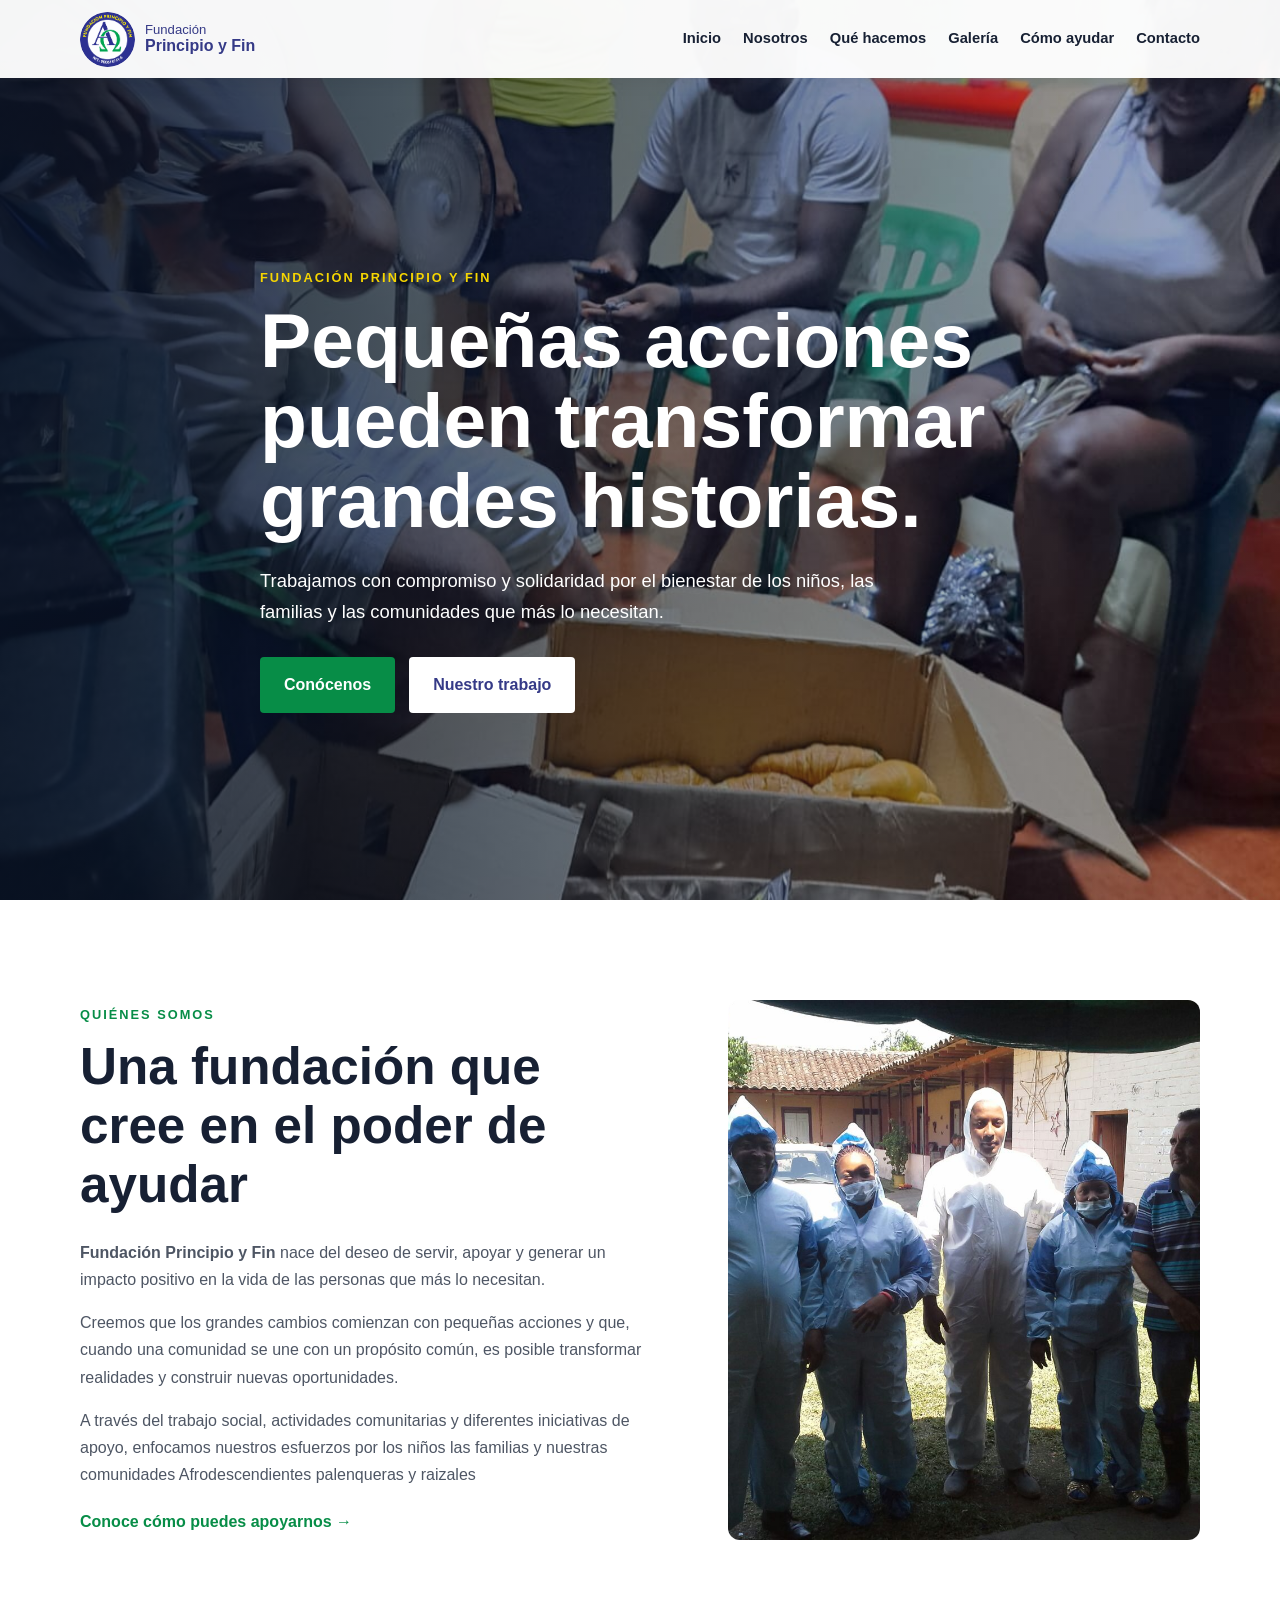
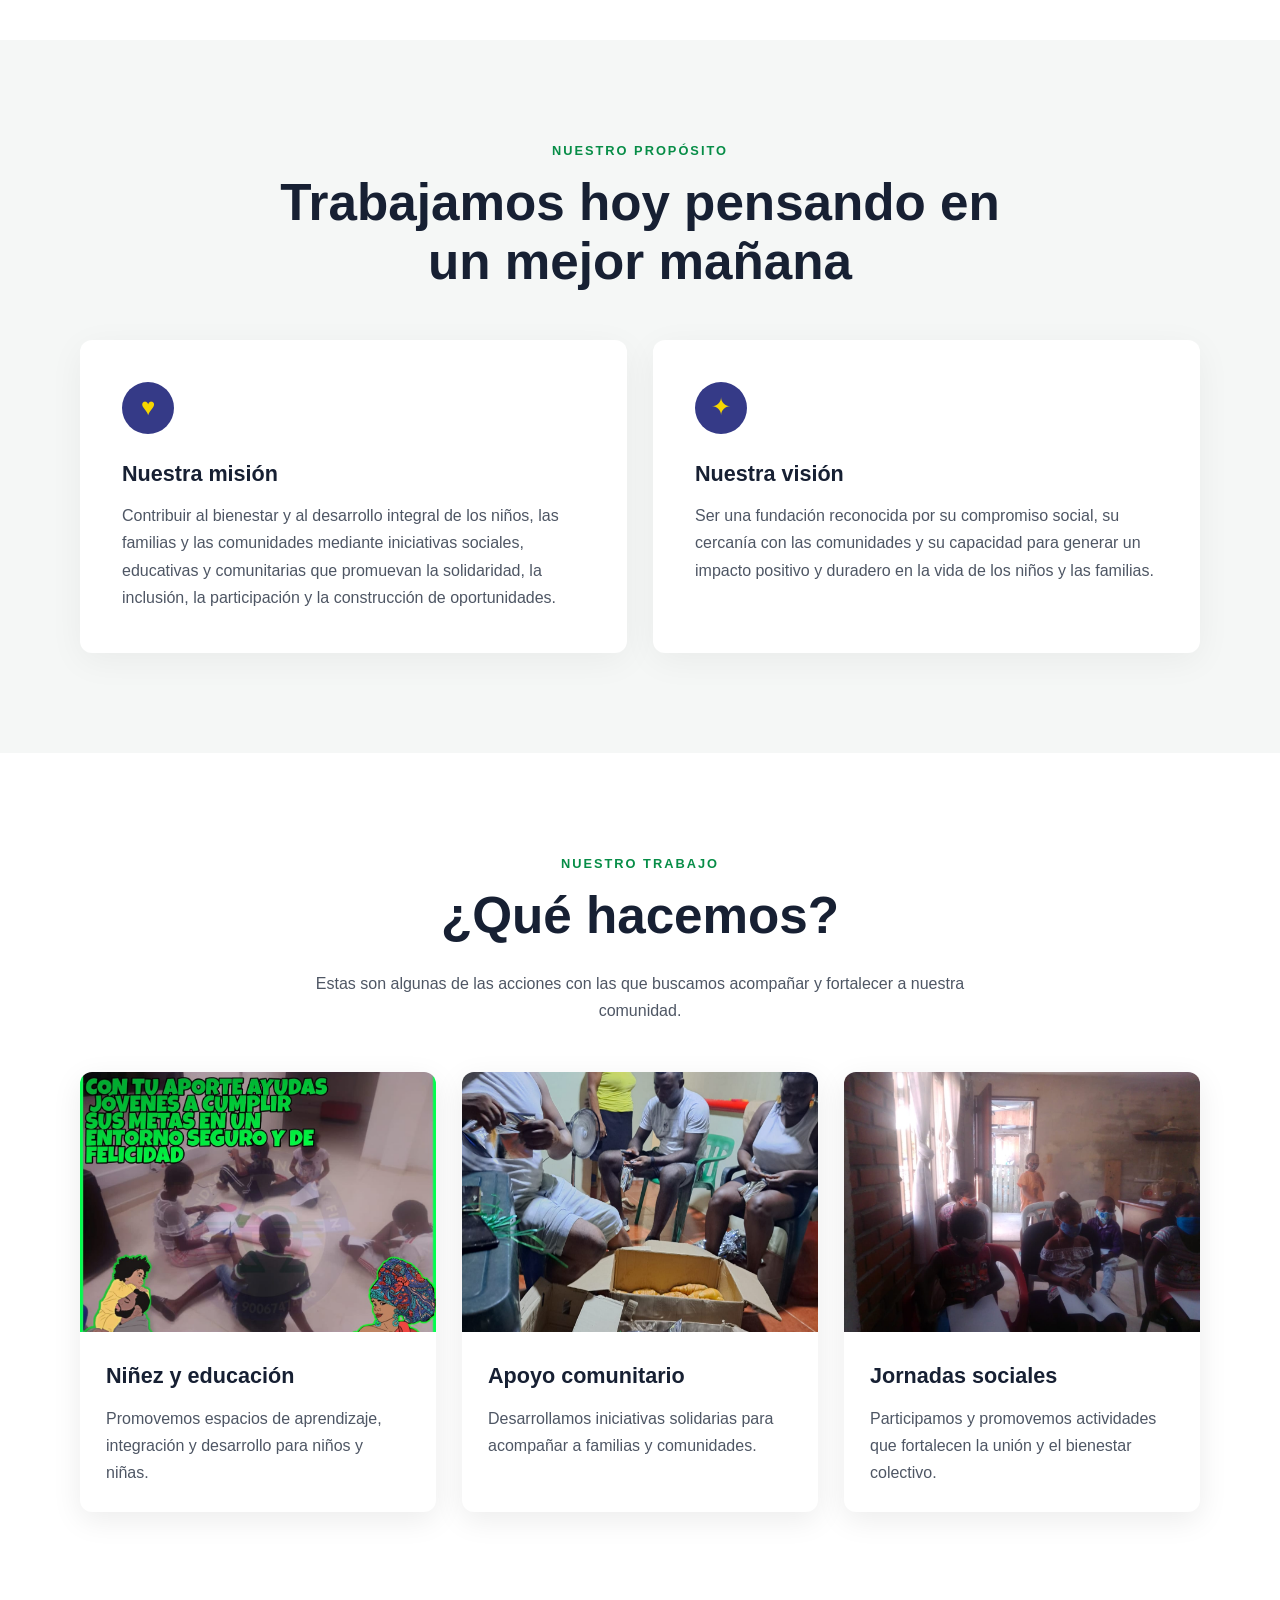
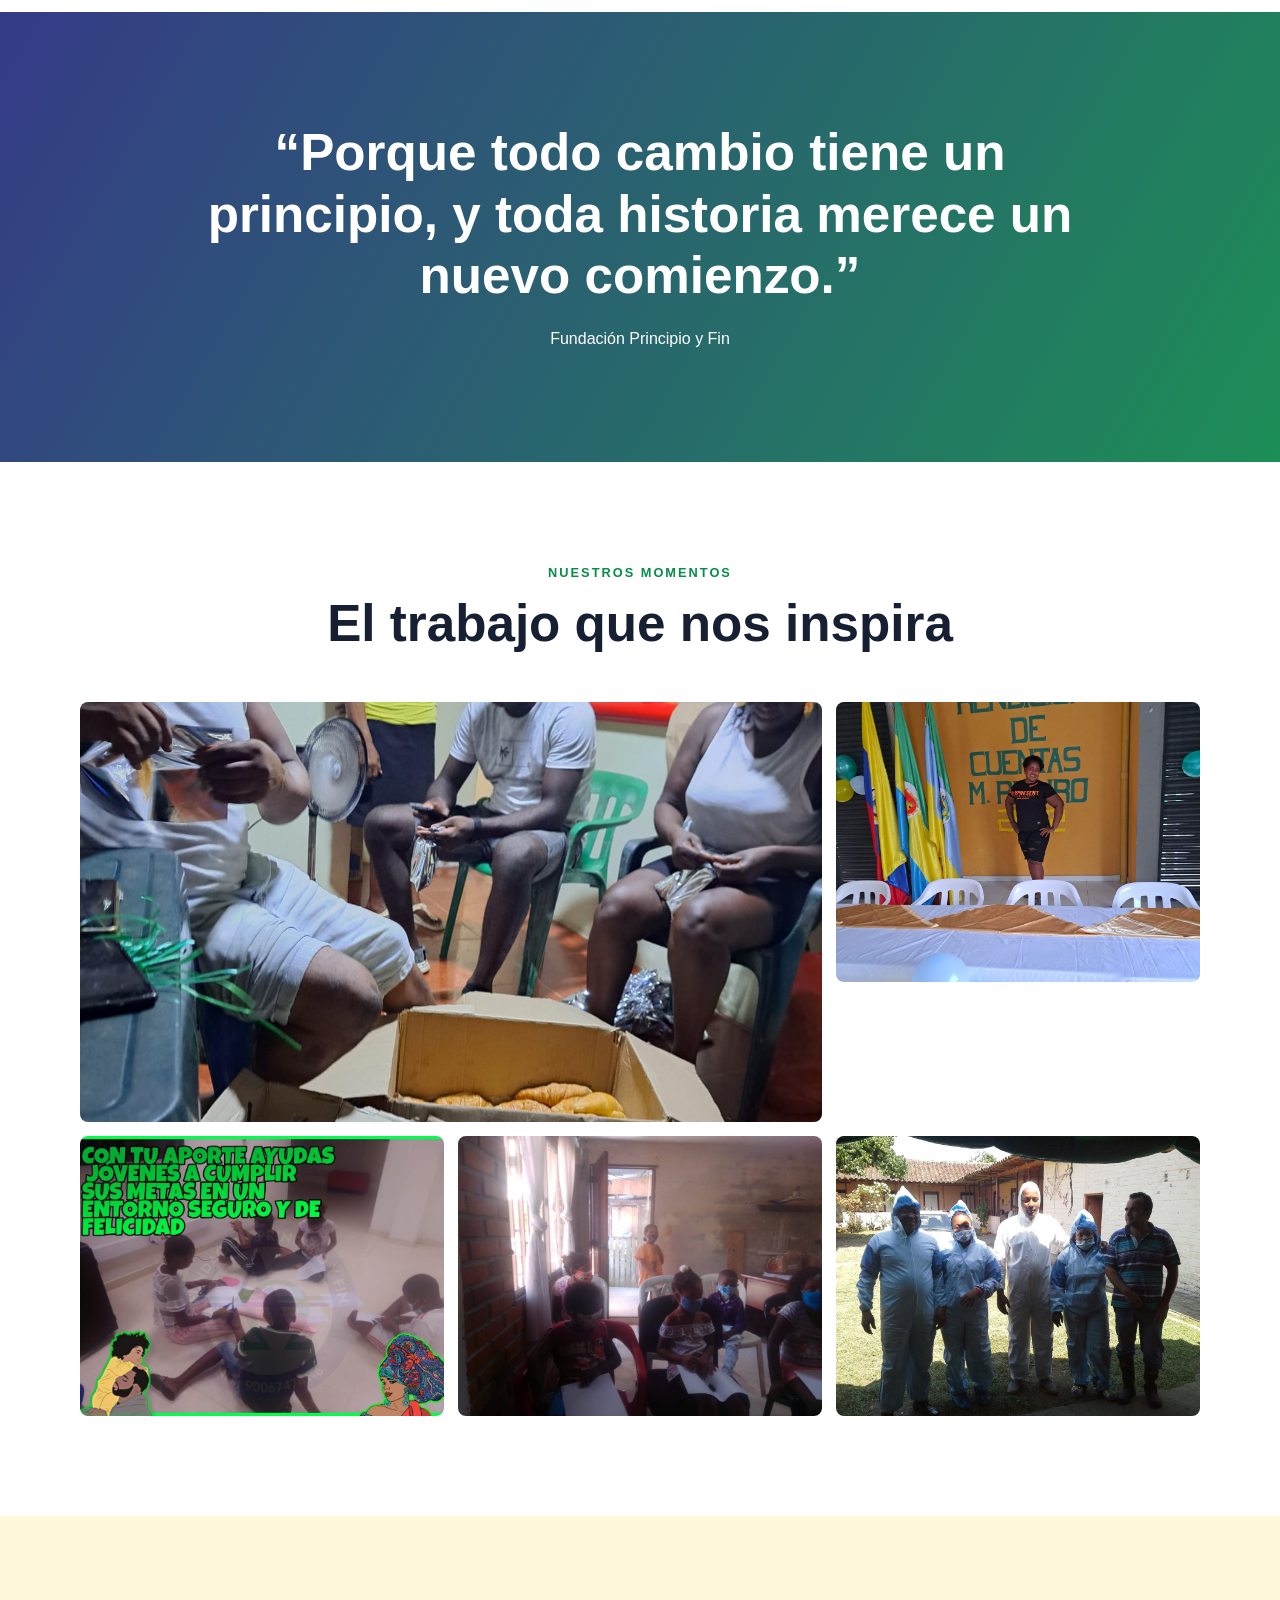
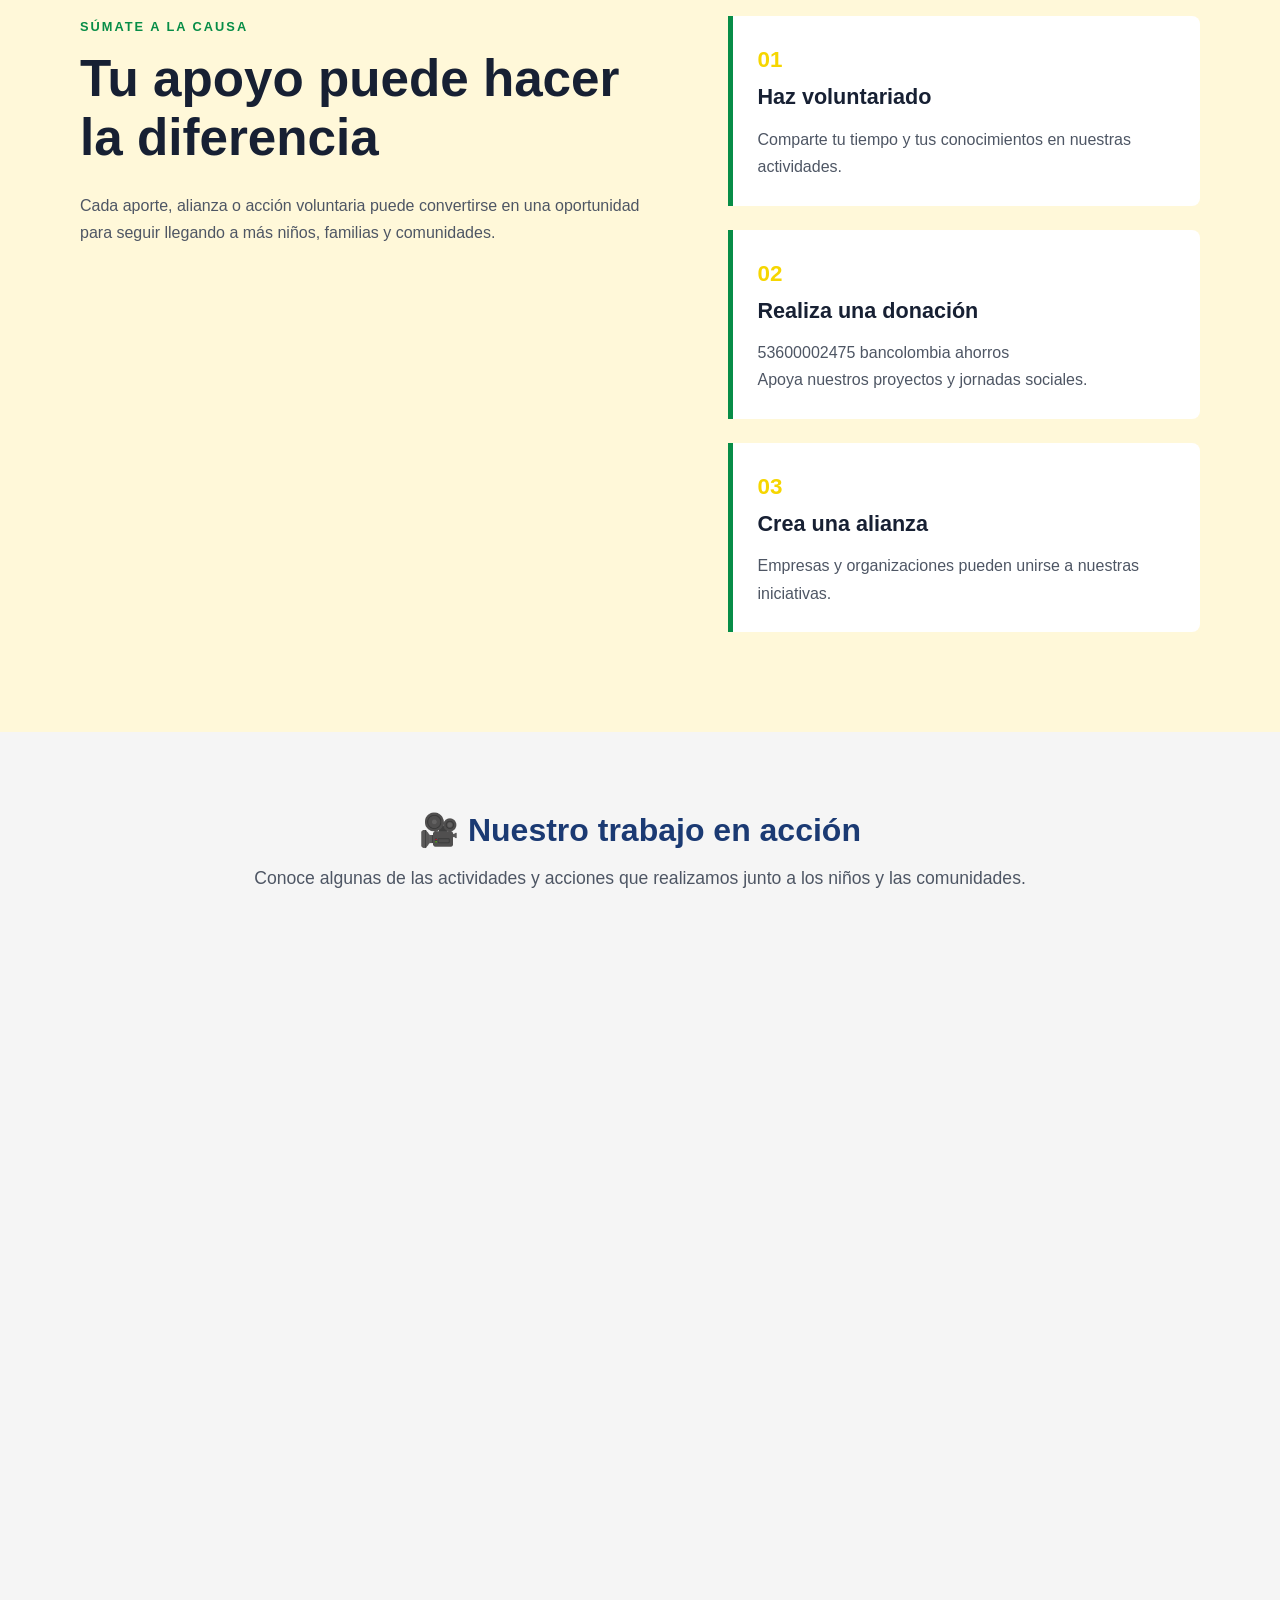
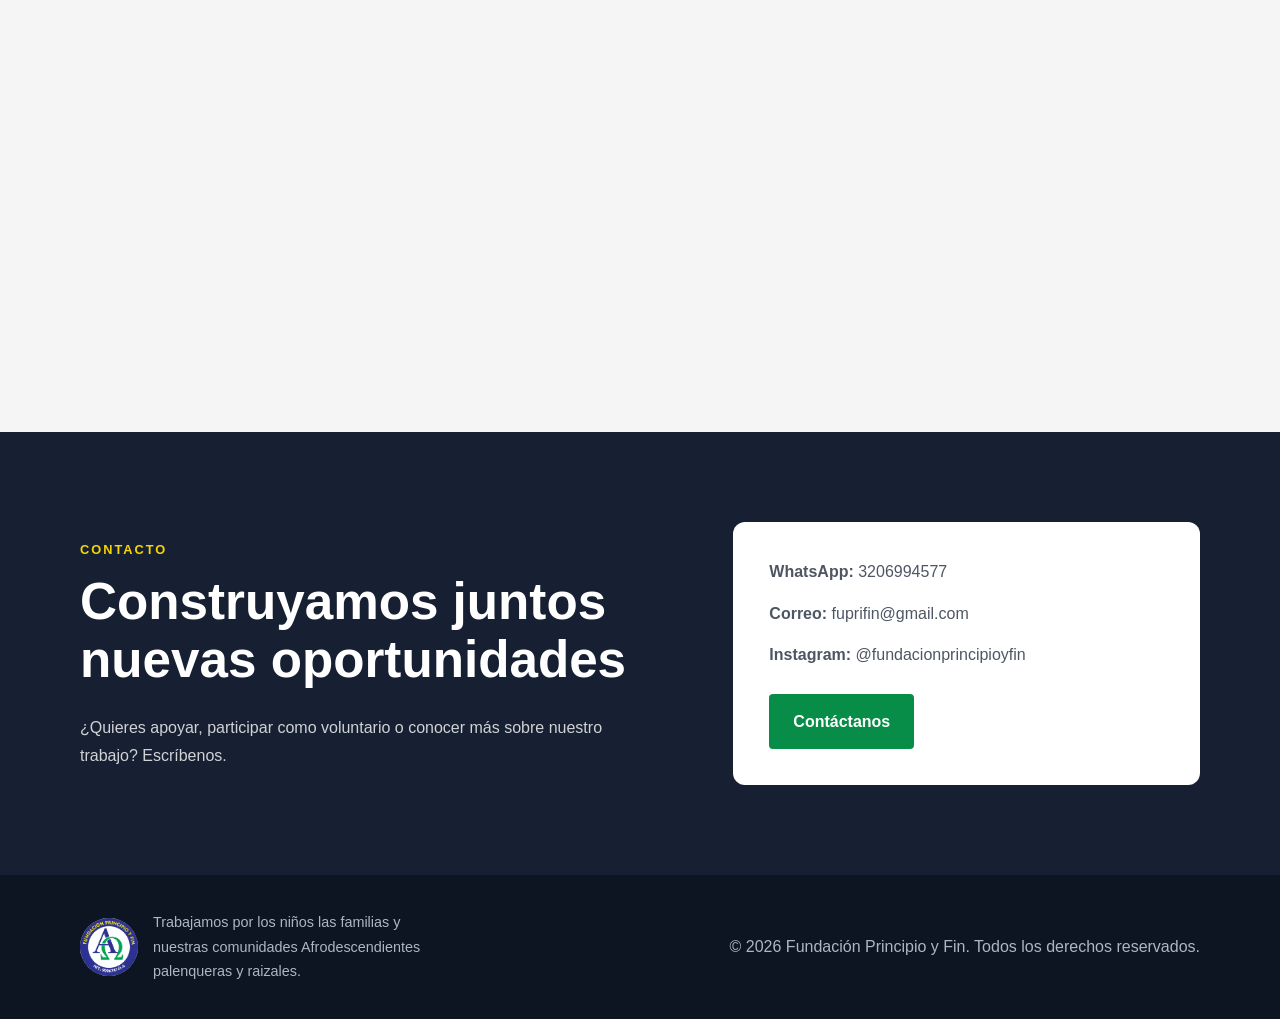
<file: index.html>
<!DOCTYPE html>
<html lang="es">
<head>
  <meta charset="UTF-8">
  <meta name="viewport" content="width=device-width, initial-scale=1.0">
  <meta name="description" content="Fundación Principio y Fin - Trabajamos por el bienestar de los niños, las familias y las comunidades.">
  <title>Fundación Principio y Fin</title>
  <link rel="stylesheet" href="styles.css">
</head>
<body>

<header class="header">
  <div class="container nav">
    <a class="brand" href="#inicio">
      <img src="assets/logo.jpeg" alt="Logo Fundación Principio y Fin">
      <span>Fundación<br><strong>Principio y Fin</strong></span>
    </a>

    <button class="menu-btn" aria-label="Abrir menú">☰</button>

    <nav class="nav-links">
      <a href="#inicio">Inicio</a>
      <a href="#nosotros">Nosotros</a>
      <a href="#programas">Qué hacemos</a>
      <a href="#galeria">Galería</a>
      <a href="#ayudar">Cómo ayudar</a>
      <a href="#contacto">Contacto</a>
    </nav>
  </div>
</header>

<main>
  <!-- INICIO -->
  <section class="hero" id="inicio">
    <div class="hero-overlay"></div>
    <div class="container hero-content">
      <p class="eyebrow">FUNDACIÓN PRINCIPIO Y FIN</p>
      <h1>Pequeñas acciones pueden transformar grandes historias.</h1>
      <p class="hero-text">
        Trabajamos con compromiso y solidaridad por el bienestar de los niños,
        las familias y las comunidades que más lo necesitan.
      </p>
      <div class="hero-buttons">
        <a class="btn btn-primary" href="#nosotros">Conócenos</a>
        <a class="btn btn-light" href="#programas">Nuestro trabajo</a>
      </div>
    </div>
  </section>

  <!-- NOSOTROS -->
  <section class="section" id="nosotros">
    <div class="container two-columns">
      <div>
        <p class="section-tag">QUIÉNES SOMOS</p>
        <h2>Una fundación que cree en el poder de ayudar</h2>
        <p>
          <strong>Fundación Principio y Fin</strong> nace del deseo de servir,
          apoyar y generar un impacto positivo en la vida de las personas que más lo necesitan.
        </p>
        <p>
          Creemos que los grandes cambios comienzan con pequeñas acciones y que,
          cuando una comunidad se une con un propósito común, es posible transformar
          realidades y construir nuevas oportunidades.
        </p>
        <p>
          A través del trabajo social, actividades comunitarias y diferentes iniciativas
          de apoyo, enfocamos nuestros esfuerzos por los niños las familias y nuestras comunidades Afrodescendientes palenqueras y raizales
        </p>
        <a class="text-link" href="#contacto">Conoce cómo puedes apoyarnos →</a>
      </div>
      <div class="image-card">
        <img src="assets/equipo-fundacion.jpeg" alt="Miembros de Fundación Principio y Fin">
      </div>
    </div>
  </section>

  <!-- MISIÓN Y VISIÓN -->
  <section class="section mission-section">
    <div class="container">
      <div class="center-title">
        <p class="section-tag">NUESTRO PROPÓSITO</p>
        <h2>Trabajamos hoy pensando en un mejor mañana</h2>
      </div>

      <div class="purpose-grid">
        <article class="purpose-card">
          <div class="icon">♥</div>
          <h3>Nuestra misión</h3>
          <p>
            Contribuir al bienestar y al desarrollo integral de los niños, las familias
            y las comunidades mediante iniciativas sociales, educativas y comunitarias
            que promuevan la solidaridad, la inclusión, la participación y la construcción
            de oportunidades.
          </p>
        </article>

        <article class="purpose-card">
          <div class="icon">✦</div>
          <h3>Nuestra visión</h3>
          <p>
            Ser una fundación reconocida por su compromiso social, su cercanía con las
            comunidades y su capacidad para generar un impacto positivo y duradero en
            la vida de los niños y las familias.
          </p>
        </article>
      </div>
    </div>
  </section>

  <!-- PROGRAMAS -->
  <section class="section" id="programas">
    <div class="container">
      <div class="center-title">
        <p class="section-tag">NUESTRO TRABAJO</p>
        <h2>¿Qué hacemos?</h2>
        <p class="subtitle">
          Estas son algunas de las acciones con las que buscamos acompañar y fortalecer a nuestra comunidad.
        </p>
      </div>

      <div class="program-grid">
        <article class="program-card">
          <img src="assets/ninos-actividad.jpeg" alt="Actividades con niños">
          <div class="program-content">
            <h3>Niñez y educación</h3>
            <p>Promovemos espacios de aprendizaje, integración y desarrollo para niños y niñas.</p>
          </div>
        </article>

        <article class="program-card">
          <img src="assets/hero-ayuda.jpeg" alt="Preparación de ayudas comunitarias">
          <div class="program-content">
            <h3>Apoyo comunitario</h3>
            <p>Desarrollamos iniciativas solidarias para acompañar a familias y comunidades.</p>
          </div>
        </article>

        <article class="program-card">
          <img src="assets/equipo-jornada.jpeg" alt="Equipo durante una jornada">
          <div class="program-content">
            <h3>Jornadas sociales</h3>
            <p>Participamos y promovemos actividades que fortalecen la unión y el bienestar colectivo.</p>
          </div>
        </article>
      </div>
    </div>
  </section>

  <!-- FRASE -->
  <section class="impact">
    <div class="container impact-content">
      <p class="quote">“Porque todo cambio tiene un principio, y toda historia merece un nuevo comienzo.”</p>
      <p>Fundación Principio y Fin</p>
    </div>
  </section>

  <!-- GALERÍA -->
  <section class="section" id="galeria">
    <div class="container">
      <div class="center-title">
        <p class="section-tag">NUESTROS MOMENTOS</p>
        <h2>El trabajo que nos inspira</h2>
      </div>

      <div class="gallery">
        <img src="assets/hero-ayuda.jpeg" alt="Preparación de ayudas">
        <img src="assets/evento-fundacion.jpeg" alt="Evento de la fundación">
        <img src="assets/ninos-actividad.jpeg" alt="Actividad con niños">
        <img src="assets/equipo-jornada.jpeg" alt="Jornada comunitaria">
        <img src="assets/equipo-fundacion.jpeg" alt="Equipo de la fundación">
      </div>
    </div>
  </section>

  <!-- AYUDAR -->
  <section class="section help-section" id="ayudar">
    <div class="container two-columns help-grid">
      <div>
        <p class="section-tag">SÚMATE A LA CAUSA</p>
        <h2>Tu apoyo puede hacer la diferencia</h2>
        <p>
          Cada aporte, alianza o acción voluntaria puede convertirse en una oportunidad
          para seguir llegando a más niños, familias y comunidades.
        </p>
      </div>

      <div class="help-options">
        <div>
          <span>01</span>
          <h3>Haz voluntariado</h3>
          <p>Comparte tu tiempo y tus conocimientos en nuestras actividades.</p>
        </div>
        <div>
          <span>02</span>
          <h3>Realiza una donación </h3>
          53600002475 bancolombia ahorros 
          <p>Apoya nuestros proyectos y jornadas sociales.</p>
        </div>
        <div>
          <span>03</span>
          <h3>Crea una alianza</h3>
          <p>Empresas y organizaciones pueden unirse a nuestras iniciativas.</p>
        </div>
      </div>
    </div>
  </section>
<section class="videos" id="videos">
    <div class="contenedor">
        <h2>🎥 Nuestro trabajo en acción</h2>

        <p>
            Conoce algunas de las actividades y acciones que realizamos
            junto a los niños y las comunidades.
        </p>

        <div class="video-container">
            <iframe
                src="https://www.youtube.com/embed/l6PpRbSLGu0"
                title="Fundación Principio y Fin"
                allowfullscreen>
            </iframe>
        </div>
    </div>
<div class="video-container">
    <iframe
        src="https://www.youtube.com/embed/vI4cTRnogmw"
        title="Video Fundación Principio y Fin"
        allowfullscreen>
    </iframe>
</div>
</section>
  <!-- CONTACTO -->
  <section class="contact" id="contacto">
    <div class="container contact-content">
      <div>
        <p class="section-tag light-tag">CONTACTO</p>
        <h2>Construyamos juntos nuevas oportunidades</h2>
        <p>
          ¿Quieres apoyar, participar como voluntario o conocer más sobre nuestro trabajo?
          Escríbenos.
        </p>
      </div>

      <div class="contact-box">
        <p><strong>WhatsApp:</strong> <span>3206994577</span></p>
        <p><strong>Correo:</strong> <span>fuprifin@gmail.com</span></p>
        <p><strong>Instagram:</strong> <span>@fundacionprincipioyfin</span></p>
        <a class="btn btn-primary" href="mailto:contacto@ejemplo.com">Contáctanos</a>
      </div>
    </div>
  </section>
</main>

<footer>
  <div class="container footer-content">
    <div class="footer-brand">
      <img src="assets/logo.jpeg" alt="Logo Fundación Principio y Fin">
      <p>Trabajamos por los niños  las familias y nuestras comunidades Afrodescendientes palenqueras y raizales.</p>
    </div>
    <p>© <span id="year"></span> Fundación Principio y Fin. Todos los derechos reservados.</p>
  </div>
</footer>

<script src="script.js"></script>
</body>
</html>
</file>
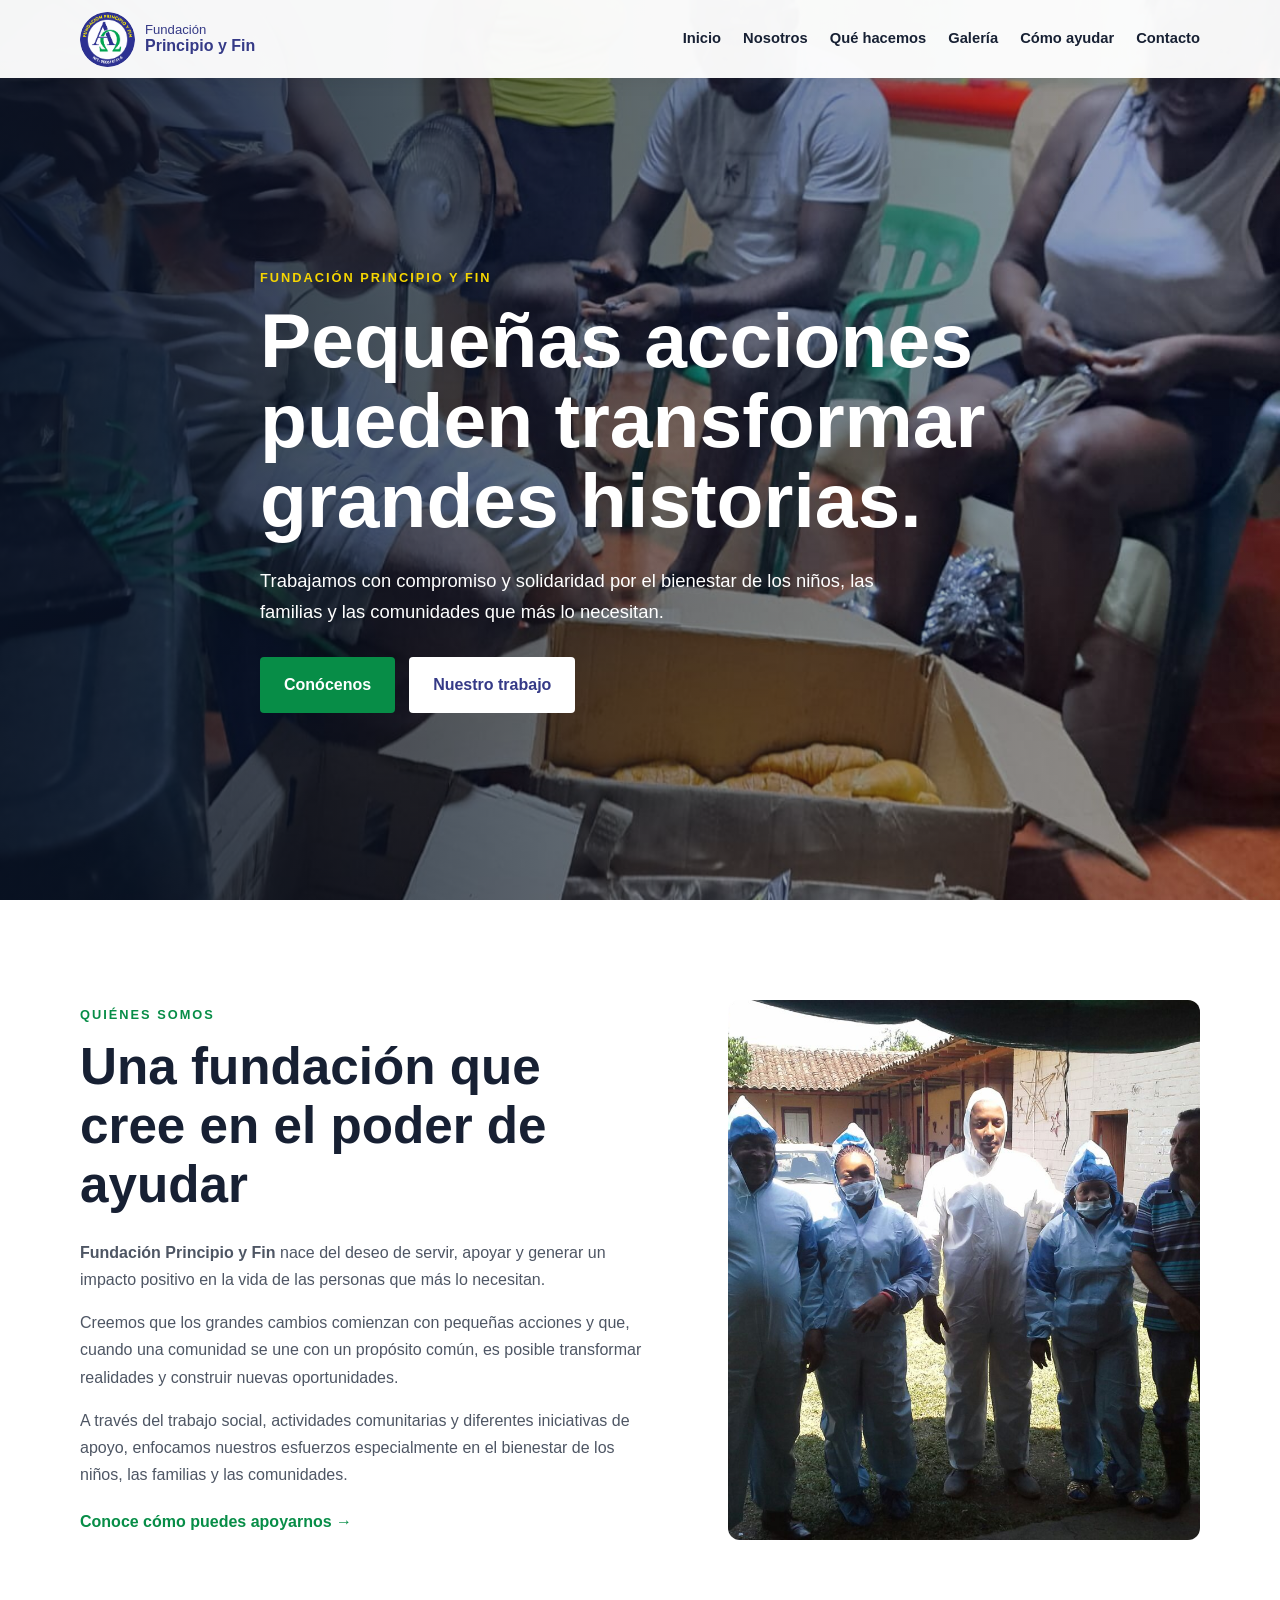
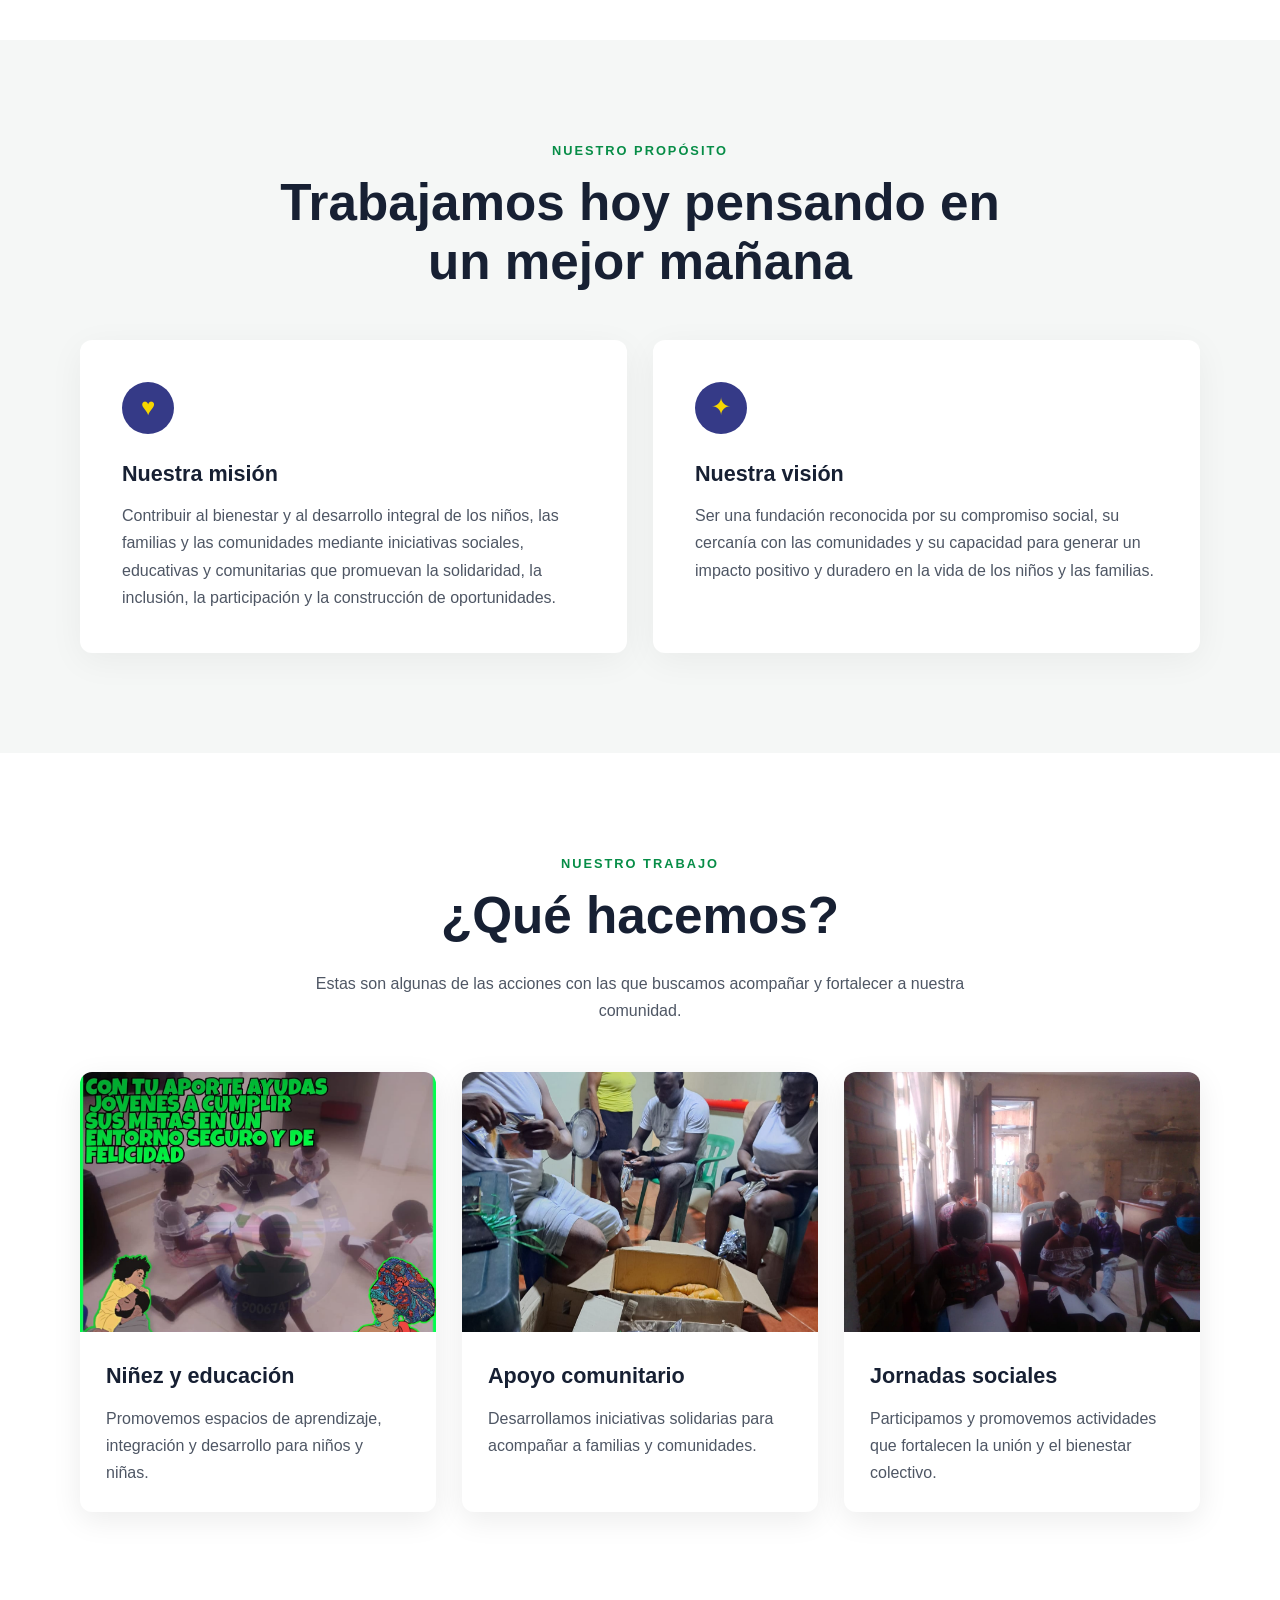
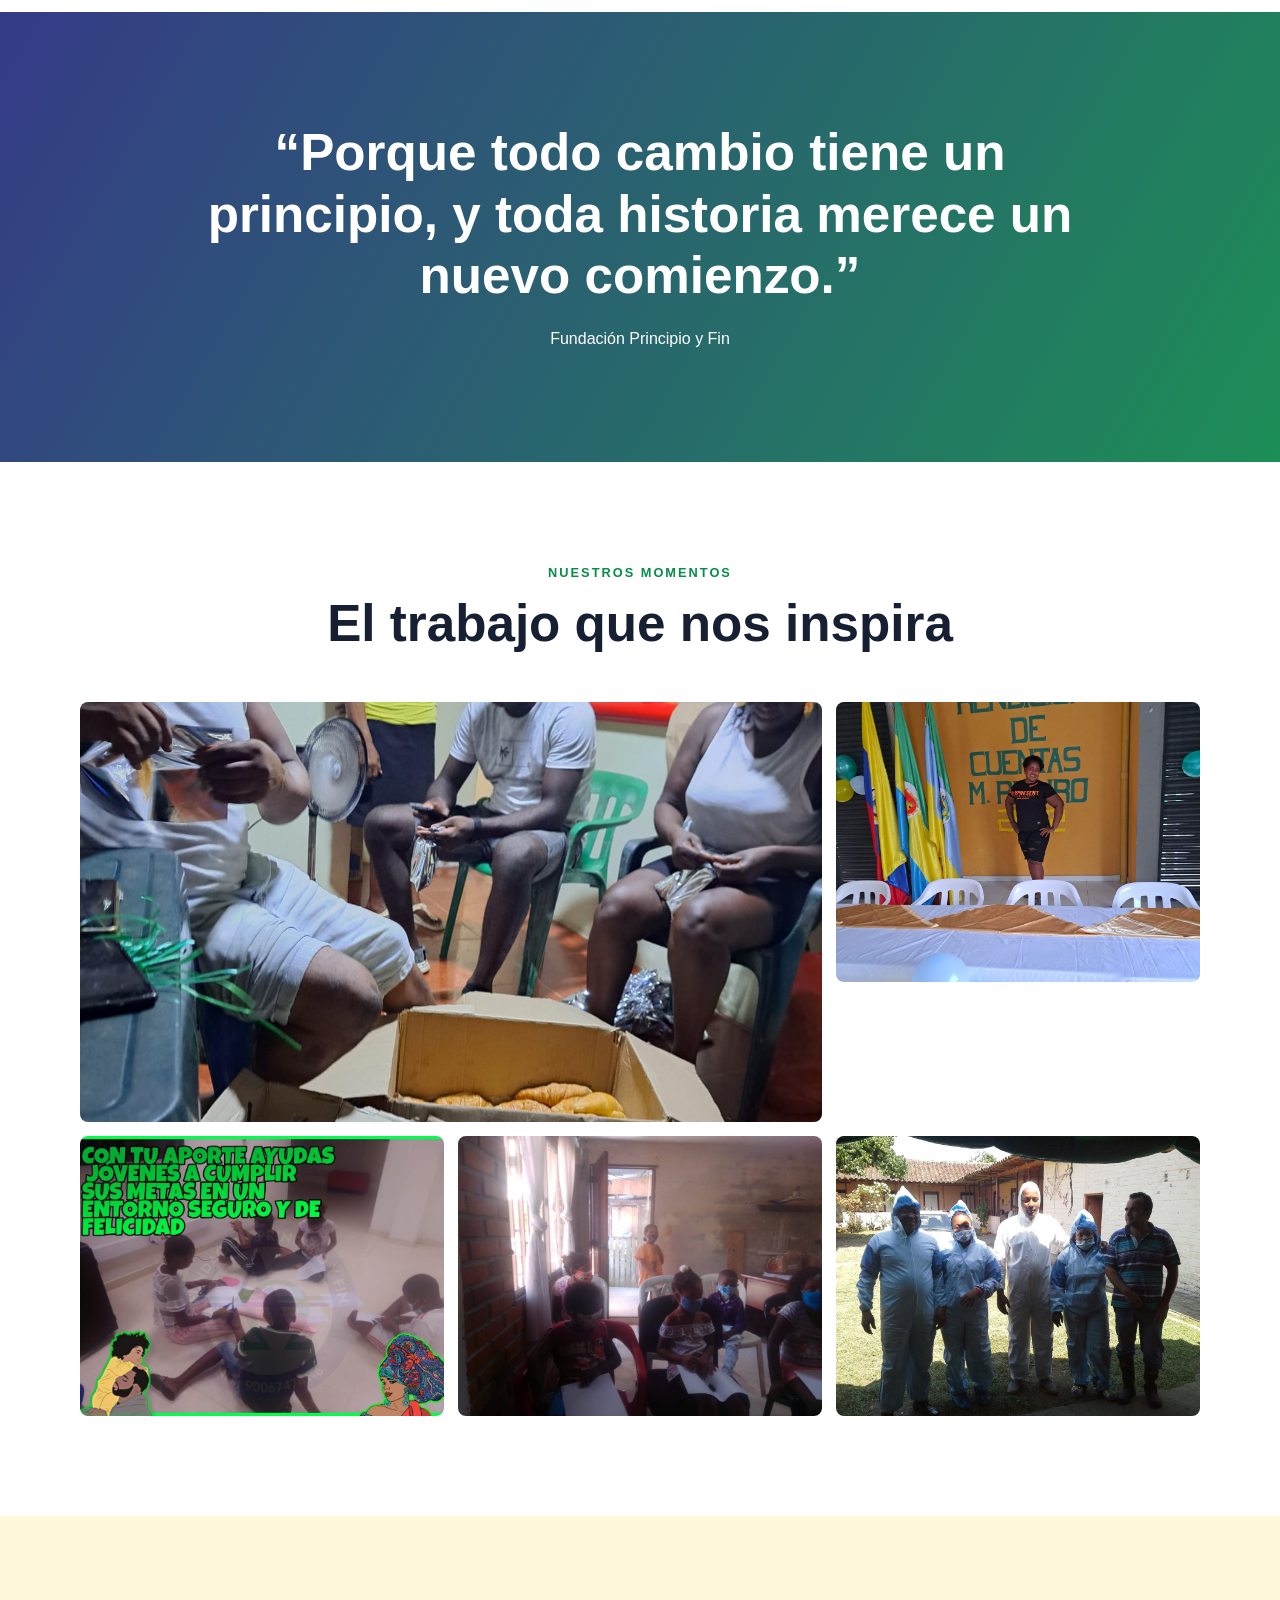
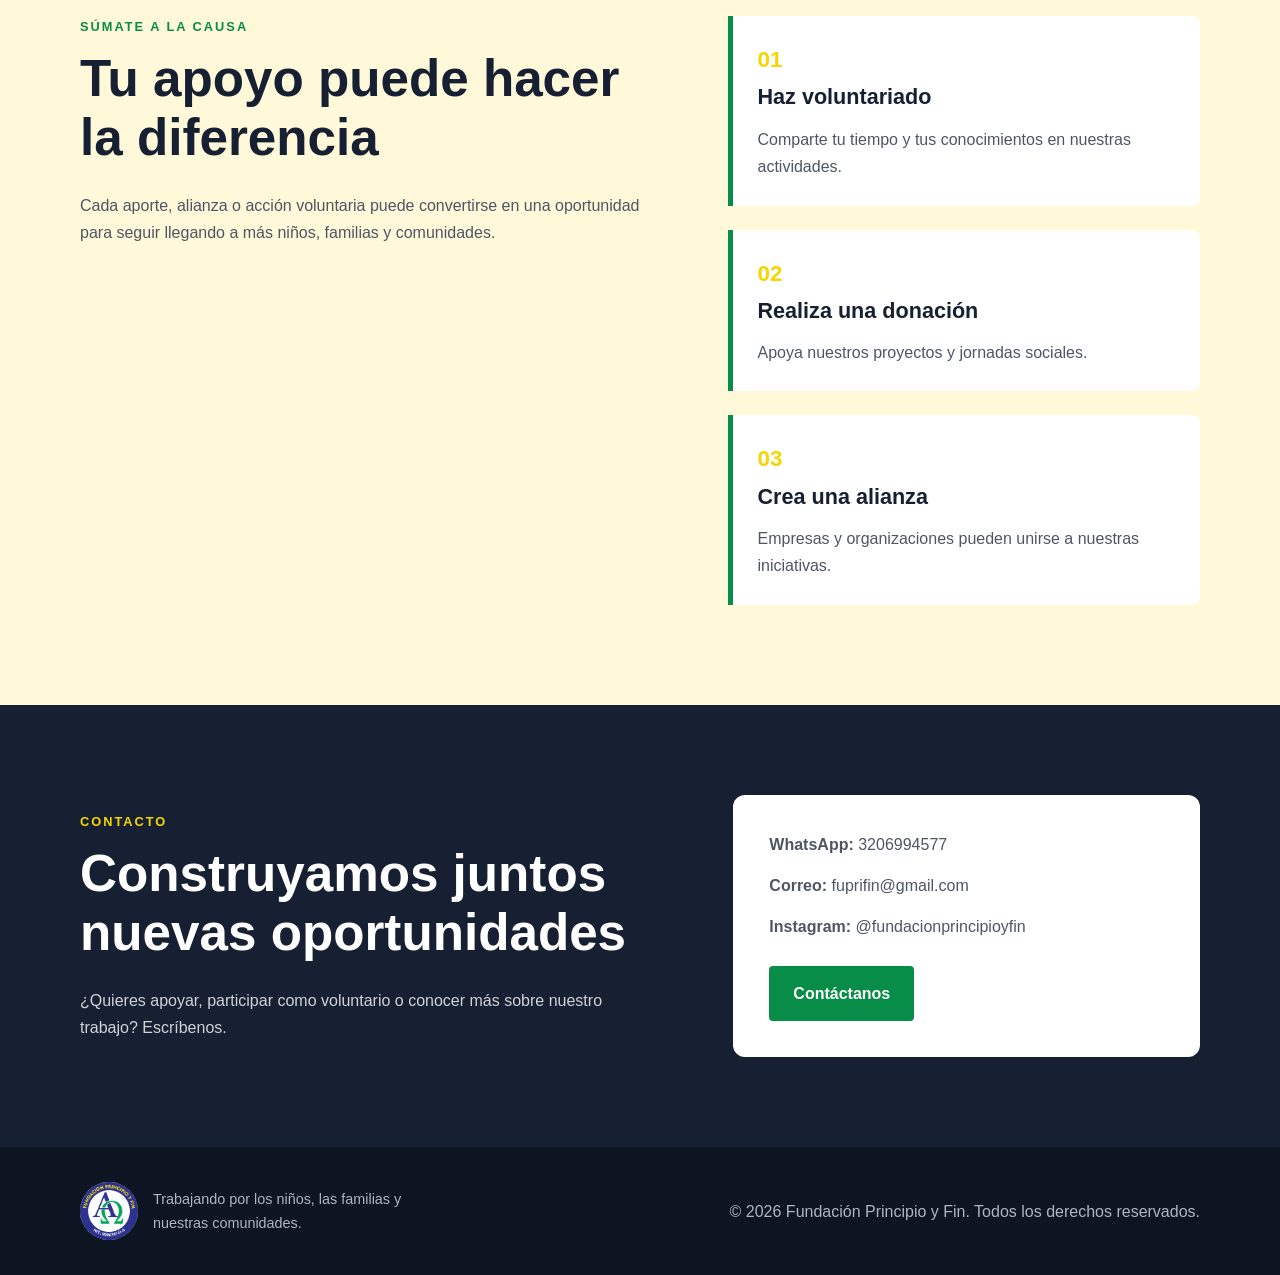
<file: indexx.html>
<!DOCTYPE html>
<html lang="es">
<head>
  <meta charset="UTF-8">
  <meta name="viewport" content="width=device-width, initial-scale=1.0">
  <meta name="description" content="Fundación Principio y Fin - Trabajamos por el bienestar de los niños, las familias y las comunidades.">
  <title>Fundación Principio y Fin</title>
  <link rel="stylesheet" href="styles.css">
</head>
<body>

<header class="header">
  <div class="container nav">
    <a class="brand" href="#inicio">
      <img src="assets/logo.jpeg" alt="Logo Fundación Principio y Fin">
      <span>Fundación<br><strong>Principio y Fin</strong></span>
    </a>

    <button class="menu-btn" aria-label="Abrir menú">☰</button>

    <nav class="nav-links">
      <a href="#inicio">Inicio</a>
      <a href="#nosotros">Nosotros</a>
      <a href="#programas">Qué hacemos</a>
      <a href="#galeria">Galería</a>
      <a href="#ayudar">Cómo ayudar</a>
      <a href="#contacto">Contacto</a>
    </nav>
  </div>
</header>

<main>
  <!-- INICIO -->
  <section class="hero" id="inicio">
    <div class="hero-overlay"></div>
    <div class="container hero-content">
      <p class="eyebrow">FUNDACIÓN PRINCIPIO Y FIN</p>
      <h1>Pequeñas acciones pueden transformar grandes historias.</h1>
      <p class="hero-text">
        Trabajamos con compromiso y solidaridad por el bienestar de los niños,
        las familias y las comunidades que más lo necesitan.
      </p>
      <div class="hero-buttons">
        <a class="btn btn-primary" href="#nosotros">Conócenos</a>
        <a class="btn btn-light" href="#programas">Nuestro trabajo</a>
      </div>
    </div>
  </section>

  <!-- NOSOTROS -->
  <section class="section" id="nosotros">
    <div class="container two-columns">
      <div>
        <p class="section-tag">QUIÉNES SOMOS</p>
        <h2>Una fundación que cree en el poder de ayudar</h2>
        <p>
          <strong>Fundación Principio y Fin</strong> nace del deseo de servir,
          apoyar y generar un impacto positivo en la vida de las personas que más lo necesitan.
        </p>
        <p>
          Creemos que los grandes cambios comienzan con pequeñas acciones y que,
          cuando una comunidad se une con un propósito común, es posible transformar
          realidades y construir nuevas oportunidades.
        </p>
        <p>
          A través del trabajo social, actividades comunitarias y diferentes iniciativas
          de apoyo, enfocamos nuestros esfuerzos especialmente en el bienestar de los niños,
          las familias y las comunidades.
        </p>
        <a class="text-link" href="#contacto">Conoce cómo puedes apoyarnos →</a>
      </div>
      <div class="image-card">
        <img src="assets/equipo-fundacion.jpeg" alt="Miembros de Fundación Principio y Fin">
      </div>
    </div>
  </section>

  <!-- MISIÓN Y VISIÓN -->
  <section class="section mission-section">
    <div class="container">
      <div class="center-title">
        <p class="section-tag">NUESTRO PROPÓSITO</p>
        <h2>Trabajamos hoy pensando en un mejor mañana</h2>
      </div>

      <div class="purpose-grid">
        <article class="purpose-card">
          <div class="icon">♥</div>
          <h3>Nuestra misión</h3>
          <p>
            Contribuir al bienestar y al desarrollo integral de los niños, las familias
            y las comunidades mediante iniciativas sociales, educativas y comunitarias
            que promuevan la solidaridad, la inclusión, la participación y la construcción
            de oportunidades.
          </p>
        </article>

        <article class="purpose-card">
          <div class="icon">✦</div>
          <h3>Nuestra visión</h3>
          <p>
            Ser una fundación reconocida por su compromiso social, su cercanía con las
            comunidades y su capacidad para generar un impacto positivo y duradero en
            la vida de los niños y las familias.
          </p>
        </article>
      </div>
    </div>
  </section>

  <!-- PROGRAMAS -->
  <section class="section" id="programas">
    <div class="container">
      <div class="center-title">
        <p class="section-tag">NUESTRO TRABAJO</p>
        <h2>¿Qué hacemos?</h2>
        <p class="subtitle">
          Estas son algunas de las acciones con las que buscamos acompañar y fortalecer a nuestra comunidad.
        </p>
      </div>

      <div class="program-grid">
        <article class="program-card">
          <img src="assets/ninos-actividad.jpeg" alt="Actividades con niños">
          <div class="program-content">
            <h3>Niñez y educación</h3>
            <p>Promovemos espacios de aprendizaje, integración y desarrollo para niños y niñas.</p>
          </div>
        </article>

        <article class="program-card">
          <img src="assets/hero-ayuda.jpeg" alt="Preparación de ayudas comunitarias">
          <div class="program-content">
            <h3>Apoyo comunitario</h3>
            <p>Desarrollamos iniciativas solidarias para acompañar a familias y comunidades.</p>
          </div>
        </article>

        <article class="program-card">
          <img src="assets/equipo-jornada.jpeg" alt="Equipo durante una jornada">
          <div class="program-content">
            <h3>Jornadas sociales</h3>
            <p>Participamos y promovemos actividades que fortalecen la unión y el bienestar colectivo.</p>
          </div>
        </article>
      </div>
    </div>
  </section>

  <!-- FRASE -->
  <section class="impact">
    <div class="container impact-content">
      <p class="quote">“Porque todo cambio tiene un principio, y toda historia merece un nuevo comienzo.”</p>
      <p>Fundación Principio y Fin</p>
    </div>
  </section>

  <!-- GALERÍA -->
  <section class="section" id="galeria">
    <div class="container">
      <div class="center-title">
        <p class="section-tag">NUESTROS MOMENTOS</p>
        <h2>El trabajo que nos inspira</h2>
      </div>

      <div class="gallery">
        <img src="assets/hero-ayuda.jpeg" alt="Preparación de ayudas">
        <img src="assets/evento-fundacion.jpeg" alt="Evento de la fundación">
        <img src="assets/ninos-actividad.jpeg" alt="Actividad con niños">
        <img src="assets/equipo-jornada.jpeg" alt="Jornada comunitaria">
        <img src="assets/equipo-fundacion.jpeg" alt="Equipo de la fundación">
      </div>
    </div>
  </section>

  <!-- AYUDAR -->
  <section class="section help-section" id="ayudar">
    <div class="container two-columns help-grid">
      <div>
        <p class="section-tag">SÚMATE A LA CAUSA</p>
        <h2>Tu apoyo puede hacer la diferencia</h2>
        <p>
          Cada aporte, alianza o acción voluntaria puede convertirse en una oportunidad
          para seguir llegando a más niños, familias y comunidades.
        </p>
      </div>

      <div class="help-options">
        <div>
          <span>01</span>
          <h3>Haz voluntariado</h3>
          <p>Comparte tu tiempo y tus conocimientos en nuestras actividades.</p>
        </div>
        <div>
          <span>02</span>
          <h3>Realiza una donación</h3>
          <p>Apoya nuestros proyectos y jornadas sociales.</p>
        </div>
        <div>
          <span>03</span>
          <h3>Crea una alianza</h3>
          <p>Empresas y organizaciones pueden unirse a nuestras iniciativas.</p>
        </div>
      </div>
    </div>
  </section>

  <!-- CONTACTO -->
  <section class="contact" id="contacto">
    <div class="container contact-content">
      <div>
        <p class="section-tag light-tag">CONTACTO</p>
        <h2>Construyamos juntos nuevas oportunidades</h2>
        <p>
          ¿Quieres apoyar, participar como voluntario o conocer más sobre nuestro trabajo?
          Escríbenos.
        </p>
      </div>

      <div class="contact-box">
        <p><strong>WhatsApp:</strong> <span>3206994577</span></p>
        <p><strong>Correo:</strong> <span>fuprifin@gmail.com</span></p>
        <p><strong>Instagram:</strong> <span>@fundacionprincipioyfin</span></p>
        <a class="btn btn-primary" href="mailto:contacto@ejemplo.com">Contáctanos</a>
      </div>
    </div>
  </section>
</main>

<footer>
  <div class="container footer-content">
    <div class="footer-brand">
      <img src="assets/logo.jpeg" alt="Logo Fundación Principio y Fin">
      <p>Trabajando por los niños, las familias y nuestras comunidades.</p>
    </div>
    <p>© <span id="year"></span> Fundación Principio y Fin. Todos los derechos reservados.</p>
  </div>
</footer>

<script src="script.js"></script>
</body>
</html>
</file>
<file: styles.css>
:root {
  --blue: #353a87;
  --green: #078d47;
  --yellow: #f6d600;
  --dark: #172033;
  --text: #4e5664;
  --light: #f5f7f6;
  --white: #ffffff;
}

* { box-sizing: border-box; margin: 0; padding: 0; }
html { scroll-behavior: smooth; }
body {
  font-family: Arial, Helvetica, sans-serif;
  color: var(--text);
  line-height: 1.7;
  background: #fff;
}
img { max-width: 100%; display: block; }
a { text-decoration: none; }

.container { width: min(1120px, 90%); margin: auto; }

.header {
  position: fixed;
  top: 0;
  left: 0;
  width: 100%;
  background: rgba(255,255,255,.96);
  z-index: 1000;
  box-shadow: 0 2px 18px rgba(0,0,0,.08);
}
.nav {
  min-height: 78px;
  display: flex;
  align-items: center;
  justify-content: space-between;
}
.brand {
  display: flex;
  align-items: center;
  gap: 10px;
  color: var(--blue);
  font-size: .82rem;
  line-height: 1.1;
}
.brand img { width: 55px; height: 55px; object-fit: cover; border-radius: 50%; }
.brand strong { font-size: 1rem; }

.nav-links { display: flex; gap: 22px; }
.nav-links a { color: var(--dark); font-weight: 700; font-size: .92rem; }
.nav-links a:hover { color: var(--green); }

.menu-btn {
  display: none;
  border: 0;
  background: none;
  font-size: 1.8rem;
  cursor: pointer;
}

.hero {
  min-height: 100vh;
  background: url("assets/hero-ayuda.jpeg") center/cover;
  position: relative;
  display: grid;
  align-items: center;
  color: white;
}
.hero-overlay {
  position: absolute;
  inset: 0;
  background: linear-gradient(90deg, rgba(9,18,35,.88), rgba(9,18,35,.48), rgba(9,18,35,.18));
}
.hero-content { position: relative; padding-top: 80px; max-width: 760px; }
.eyebrow, .section-tag {
  color: var(--green);
  font-size: .8rem;
  font-weight: 900;
  letter-spacing: 2px;
  margin-bottom: 12px;
}
.hero .eyebrow { color: var(--yellow); }
.hero h1 {
  font-size: clamp(2.8rem, 6vw, 5.5rem);
  line-height: 1.04;
  margin-bottom: 24px;
}
.hero-text { font-size: 1.15rem; max-width: 620px; margin-bottom: 30px; }
.hero-buttons { display: flex; flex-wrap: wrap; gap: 14px; }

.btn {
  display: inline-block;
  padding: 14px 24px;
  border-radius: 4px;
  font-weight: 800;
  transition: .25s;
}
.btn:hover { transform: translateY(-2px); }
.btn-primary { background: var(--green); color: white; }
.btn-light { background: white; color: var(--blue); }

.section { padding: 100px 0; }
.two-columns {
  display: grid;
  grid-template-columns: 1.1fr .9fr;
  gap: 70px;
  align-items: center;
}
h2 { color: var(--dark); font-size: clamp(2rem, 4vw, 3.4rem); line-height: 1.15; margin-bottom: 24px; }
h3 { color: var(--dark); margin-bottom: 10px; font-size: 1.35rem; }
.section p + p { margin-top: 16px; }
.image-card img { width: 100%; height: 540px; object-fit: cover; border-radius: 12px; }
.text-link { color: var(--green); font-weight: 800; display: inline-block; margin-top: 20px; }

.mission-section { background: var(--light); }
.center-title { max-width: 750px; margin: 0 auto 48px; text-align: center; }
.subtitle { max-width: 650px; margin: auto; }

.purpose-grid, .program-grid {
  display: grid;
  grid-template-columns: repeat(2, 1fr);
  gap: 26px;
}
.purpose-card {
  background: white;
  padding: 42px;
  border-radius: 12px;
  box-shadow: 0 8px 35px rgba(0,0,0,.05);
}
.icon {
  width: 52px;
  height: 52px;
  display: grid;
  place-items: center;
  border-radius: 50%;
  background: var(--blue);
  color: var(--yellow);
  font-size: 1.5rem;
  margin-bottom: 22px;
}

.program-grid { grid-template-columns: repeat(3, 1fr); }
.program-card {
  border-radius: 12px;
  overflow: hidden;
  background: white;
  box-shadow: 0 8px 30px rgba(0,0,0,.08);
}
.program-card img { width: 100%; height: 260px; object-fit: cover; }
.program-content { padding: 26px; }

.impact {
  background: linear-gradient(120deg, var(--blue), #1d8e56);
  color: white;
  text-align: center;
  padding: 110px 0;
}
.quote {
  max-width: 900px;
  margin: auto auto 18px;
  font-size: clamp(2rem, 4vw, 3.8rem);
  line-height: 1.2;
  font-weight: 800;
}

.gallery {
  display: grid;
  grid-template-columns: repeat(3, 1fr);
  gap: 14px;
}
.gallery img {
  width: 100%;
  height: 280px;
  object-fit: cover;
  border-radius: 8px;
  transition: .3s;
}
.gallery img:hover { transform: scale(1.02); }
.gallery img:first-child { grid-column: span 2; height: 420px; }

.help-section { background: #fff8d9; }
.help-grid { align-items: start; }
.help-options { display: grid; gap: 24px; }
.help-options > div {
  background: white;
  padding: 25px;
  border-left: 5px solid var(--green);
  border-radius: 0 8px 8px 0;
}
.help-options span { color: var(--yellow); font-weight: 900; font-size: 1.4rem; }

.contact {
  padding: 90px 0;
  background: var(--dark);
  color: rgba(255,255,255,.8);
}
.contact h2 { color: white; }
.light-tag { color: var(--yellow); }
.contact-content {
  display: grid;
  grid-template-columns: 1fr .8fr;
  gap: 70px;
  align-items: center;
}
.contact-box {
  background: white;
  color: var(--text);
  padding: 36px;
  border-radius: 12px;
}
.contact-box p { margin-bottom: 14px; }
.contact-box .btn { margin-top: 12px; }

footer { background: #0d1422; color: #aeb6c5; padding: 35px 0; }
.footer-content {
  display: flex;
  align-items: center;
  justify-content: space-between;
  gap: 30px;
}
.footer-brand { display: flex; align-items: center; gap: 15px; }
.footer-brand img { width: 58px; height: 58px; object-fit: cover; border-radius: 50%; }
.footer-brand p { max-width: 300px; font-size: .9rem; }

@media (max-width: 850px) {
  .menu-btn { display: block; }
  .nav-links {
    display: none;
    position: absolute;
    top: 78px;
    left: 0;
    width: 100%;
    padding: 22px 5%;
    background: white;
    flex-direction: column;
    box-shadow: 0 8px 20px rgba(0,0,0,.08);
  }
  .nav-links.active { display: flex; }
  .two-columns, .contact-content { grid-template-columns: 1fr; gap: 40px; }
  .program-grid { grid-template-columns: 1fr; }
  .purpose-grid { grid-template-columns: 1fr; }
  .gallery { grid-template-columns: repeat(2, 1fr); }
  .gallery img:first-child { grid-column: span 2; }
}

@media (max-width: 560px) {
  .section { padding: 70px 0; }
  .hero h1 { font-size: 2.8rem; }
  .hero { min-height: 720px; }
  .gallery { grid-template-columns: 1fr; }
  .gallery img:first-child { grid-column: span 1; height: 320px; }
  .gallery img { height: 260px; }
  .footer-content { flex-direction: column; align-items: flex-start; }
  .purpose-card { padding: 28px; }
}
/* SECCIÓN DE VIDEOS */

.videos {
    padding: 80px 20px;
    text-align: center;
    background: #f5f5f5;
}

.videos h2 {
    color: #1b3a73;
    font-size: 2rem;
    margin-bottom: 15px;
}

.videos p {
    margin-bottom: 30px;
    font-size: 1.1rem;
}

.video-container {
    width: 100%;
    max-width: 900px;
    margin: auto;
    aspect-ratio: 16 / 9;
}

.video-container iframe {
    width: 100%;
    height: 100%;
    border: none;
    border-radius: 15px;
}
</file>
